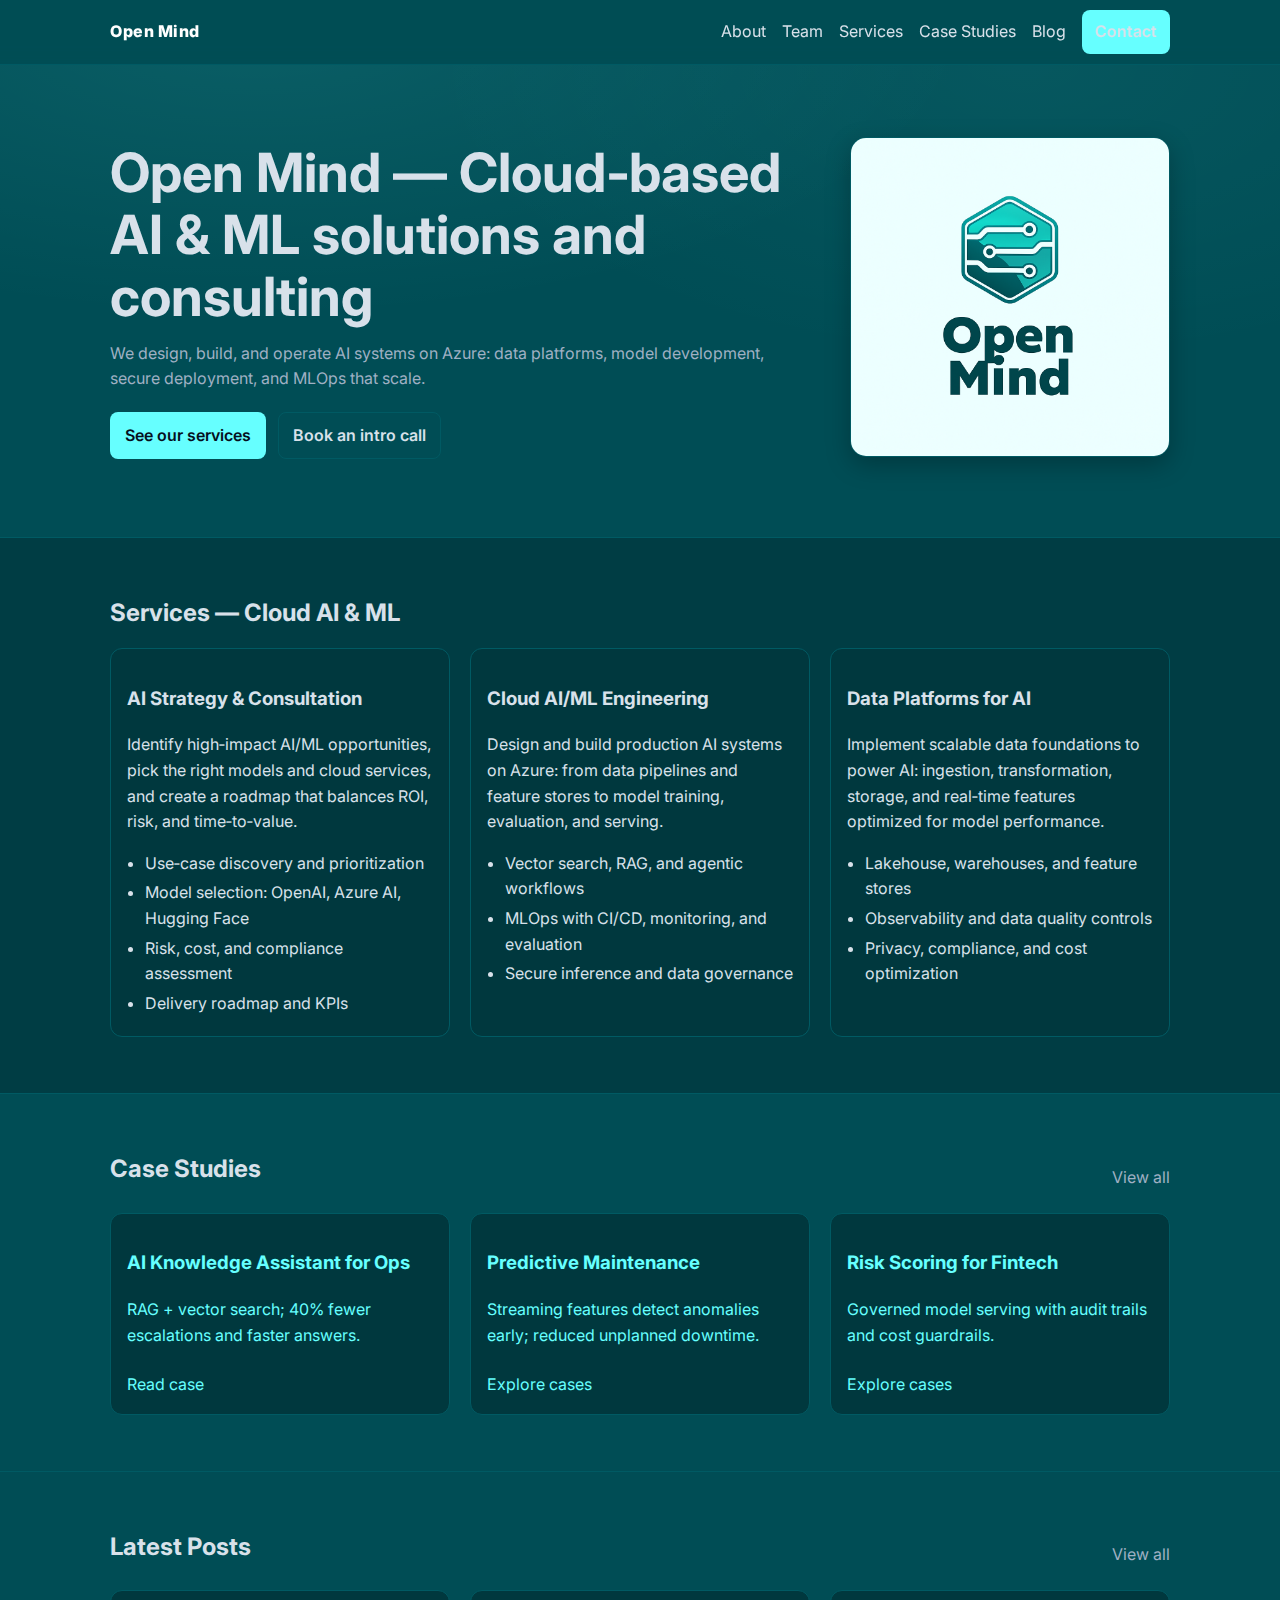
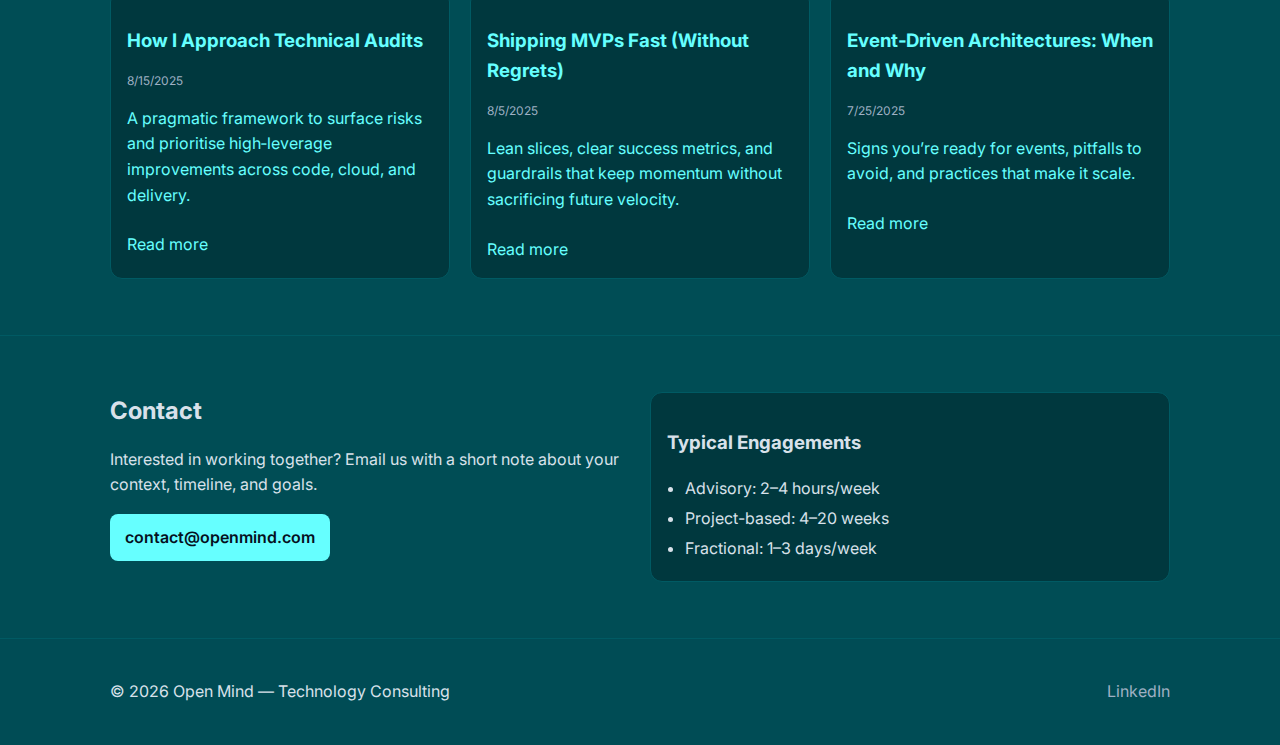
<file: index.html>
<!doctype html>
<html lang="en">
  <head>
    <meta charset="utf-8">
    <meta name="viewport" content="width=device-width, initial-scale=1">
    <title>Open Mind — Technology Consulting</title>
    <meta name="description" content="Open Mind company website: case studies, services, background, and products.">
    <link rel="preconnect" href="https://fonts.googleapis.com">
    <link rel="preconnect" href="https://fonts.gstatic.com" crossorigin>
    <link href="https://fonts.googleapis.com/css2?family=Inter:wght@300;400;500;600;700;800;900&display=swap" rel="stylesheet">
    <link rel="stylesheet" href="css/styles.css">
    <link rel="icon" href="images/logo.png" type="image/jpeg">
  </head>
  <body>
    <header class="site-header">
      <div class="container header-inner">
        <a class="logo" href="#home" aria-label="Home">Open Mind</a>
        <nav class="nav" id="primary-nav" aria-label="Primary">
          <button class="nav-toggle" aria-controls="primary-nav-list" aria-expanded="false" aria-label="Toggle navigation">
            <span class="nav-toggle-bar"></span>
            <span class="nav-toggle-bar"></span>
            <span class="nav-toggle-bar"></span>
          </button>
          <ul class="nav-list" id="primary-nav-list">
            <li><a href="#about">About</a></li>
            <li><a href="team/index.html">Team</a></li>
            <li><a href="#services">Services</a></li>
            <li><a href="#case-studies">Case Studies</a></li>
            <li><a href="blog/index.html">Blog</a></li>
            <li><a href="#contact" class="btn btn-sm">Contact</a></li>
          </ul>
        </nav>
      </div>
    </header>

    <main id="home">
      <section class="hero">
        <div class="container hero-inner">
          <div class="hero-text">
            <h1>Open Mind — Cloud‑based AI & ML solutions and consulting</h1>
            <p>We design, build, and operate AI systems on Azure: data platforms, model development, secure deployment, and MLOps that scale.</p>
            <div class="hero-cta">
              <a href="#services" class="btn">See our services</a>
              <a href="#contact" class="btn btn-secondary">Book an intro call</a>
            </div>
          </div>
          <div class="hero-photo" aria-hidden="false">
            <img src="images/logo.png" alt="Open Mind logo" width="320" height="320" loading="eager" />
          </div>
        </div>
      </section>

      

      <section id="services" class="section alt">
        <div class="container">
          <h2>Services — Cloud AI & ML</h2>
          <div class="grid three">
            <div class="service card">
              <h3>AI Strategy & Consultation</h3>
              <p>Identify high‑impact AI/ML opportunities, pick the right models and cloud services, and create a roadmap that balances ROI, risk, and time‑to‑value.</p>
              <ul class="bullets small">
                <li>Use‑case discovery and prioritization</li>
                <li>Model selection: OpenAI, Azure AI, Hugging Face</li>
                <li>Risk, cost, and compliance assessment</li>
                <li>Delivery roadmap and KPIs</li>
              </ul>
            </div>
            <div class="service card">
              <h3>Cloud AI/ML Engineering</h3>
              <p>Design and build production AI systems on Azure: from data pipelines and feature stores to model training, evaluation, and serving.</p>
              <ul class="bullets small">
                <li>Vector search, RAG, and agentic workflows</li>
                <li>MLOps with CI/CD, monitoring, and evaluation</li>
                <li>Secure inference and data governance</li>
              </ul>
            </div>
            <div class="service card">
              <h3>Data Platforms for AI</h3>
              <p>Implement scalable data foundations to power AI: ingestion, transformation, storage, and real‑time features optimized for model performance.</p>
              <ul class="bullets small">
                <li>Lakehouse, warehouses, and feature stores</li>
                <li>Observability and data quality controls</li>
                <li>Privacy, compliance, and cost optimization</li>
              </ul>
            </div>
          </div>
        </div>
      </section>

      <section id="case-studies" class="section">
        <div class="container">
          <div class="section-head">
            <h2>Case Studies</h2>
            <a class="link" href="case-studies/index.html">View all</a>
          </div>
          <div class="grid three">
            <a class="card link-card" href="case-studies/case-1.html">
              <h3>AI Knowledge Assistant for Ops</h3>
              <p>RAG + vector search; 40% fewer escalations and faster answers.</p>
              <span class="more">Read case</span>
            </a>
            <a class="card link-card" href="case-studies/index.html">
              <h3>Predictive Maintenance</h3>
              <p>Streaming features detect anomalies early; reduced unplanned downtime.</p>
              <span class="more">Explore cases</span>
            </a>
            <a class="card link-card" href="case-studies/index.html">
              <h3>Risk Scoring for Fintech</h3>
              <p>Governed model serving with audit trails and cost guardrails.</p>
              <span class="more">Explore cases</span>
            </a>
          </div>
        </div>
      </section>

      

      <section id="blog" class="section">
        <div class="container">
          <div class="section-head">
            <h2>Latest Posts</h2>
            <a class="link" href="blog/index.html">View all</a>
          </div>
          <div id="home-blog-list" class="grid three"></div>
        </div>
      </section>

      <section id="contact" class="section">
        <div class="container grid two">
          <div>
            <h2>Contact</h2>
            <p>Interested in working together? Email us with a short note about your context, timeline, and goals.</p>
            <a class="btn" href="mailto:contact@openmind.com?subject=Consulting%20Inquiry">contact@openmind.com</a>
          </div>
          <div>
            <div class="card">
              <h3>Typical Engagements</h3>
              <ul class="bullets small">
                <li>Advisory: 2–4 hours/week</li>
                <li>Project-based: 4–20 weeks</li>
                <li>Fractional: 1–3 days/week</li>
              </ul>
            </div>
          </div>
        </div>
      </section>
    </main>

    <footer class="site-footer">
      <div class="container footer-inner">
        <p>© <span id="year"></span> Open Mind — Technology Consulting</p>
        <div class="social">
          <a href="https://www.linkedin.com/in/djordje-nikolic-850a44197/" aria-label="LinkedIn">LinkedIn</a>
        </div>
      </div>
    </footer>
    <script id="posts-data" type="application/json">[
      {"slug":"how-i-approach-audits","title":"How I Approach Technical Audits","date":"2025-08-15","excerpt":"A pragmatic framework to surface risks and prioritise high‑leverage improvements across code, cloud, and delivery."},
      {"slug":"shipping-mvps-fast","title":"Shipping MVPs Fast (Without Regrets)","date":"2025-08-05","excerpt":"Lean slices, clear success metrics, and guardrails that keep momentum without sacrificing future velocity."},
      {"slug":"event-driven-architectures","title":"Event‑Driven Architectures: When and Why","date":"2025-07-25","excerpt":"Signs you’re ready for events, pitfalls to avoid, and practices that make it scale."},
      {"slug":"choosing-right-architecture","title":"Choosing the Right Architecture (Today)","date":"2025-07-15","excerpt":"A decision-first guide to monoliths, modular monoliths, and microservices with trade‑offs."},
      {"slug":"pragmatic-observability","title":"Pragmatic Observability for Small Teams","date":"2025-07-05","excerpt":"The minimum useful tracing, metrics, and alerts to reduce MTTR and build confidence."}
    ]</script>
    <script src="js/main.js"></script>
  </body>
  </html>
</file>
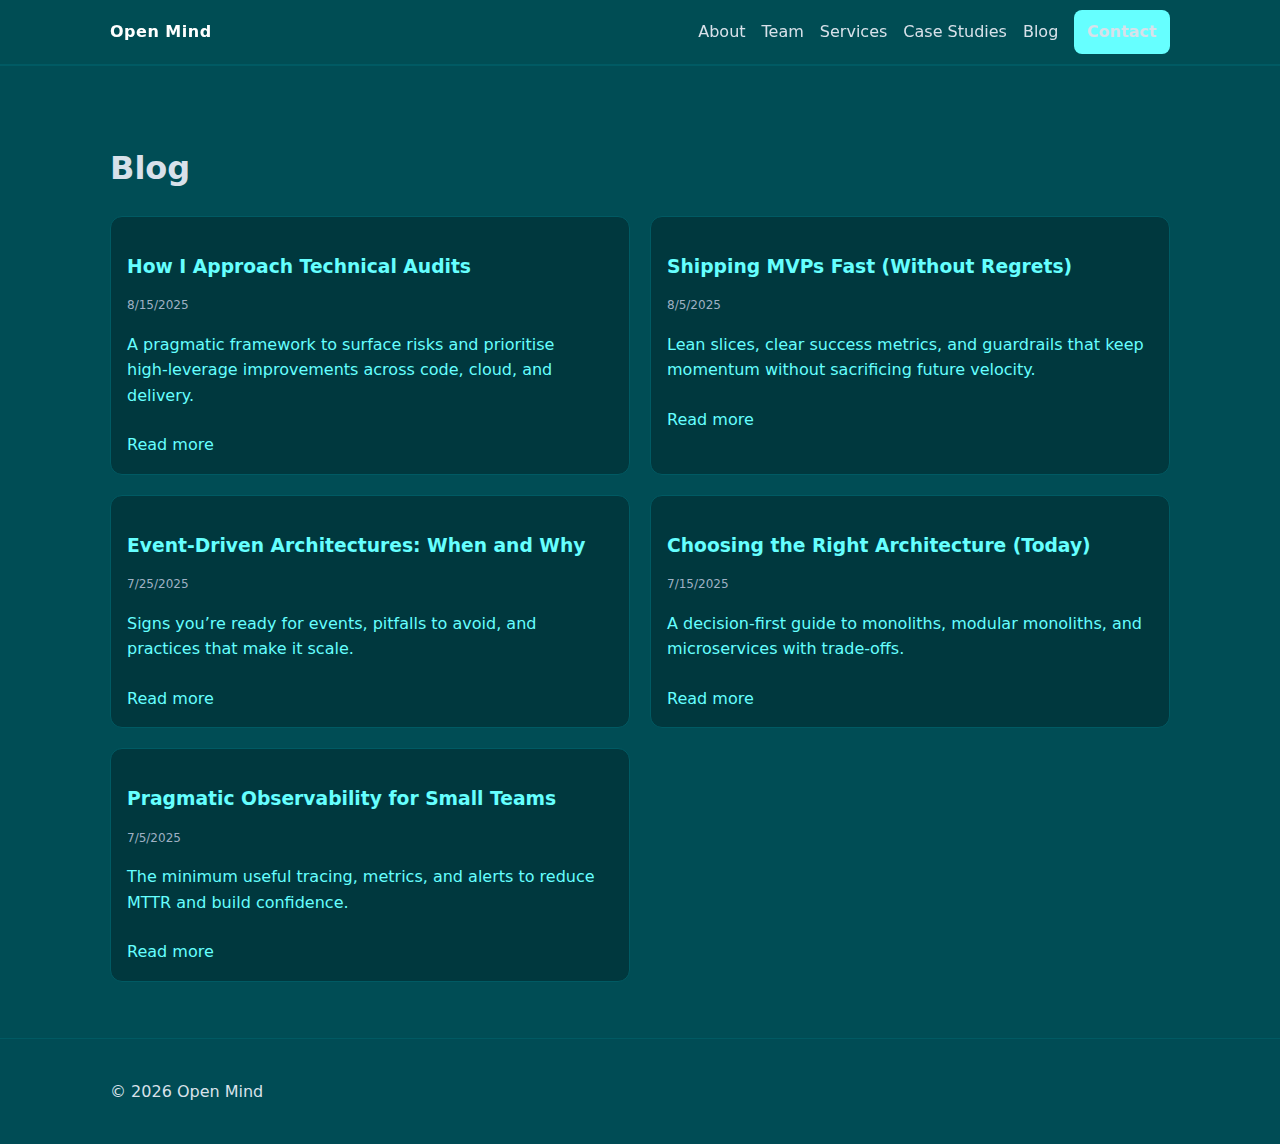
<file: blog/index.html>
<!doctype html>
<html lang="en">
  <head>
    <meta charset="utf-8">
    <meta name="viewport" content="width=device-width, initial-scale=1">
    <title>Blog — Open Mind</title>
    <link rel="stylesheet" href="../css/styles.css">
  </head>
  <body>
    <header class="site-header">
      <div class="container header-inner">
        <a class="logo" href="../index.html#home" aria-label="Home">Open Mind</a>
        <nav class="nav" id="primary-nav" aria-label="Primary">
          <button class="nav-toggle" aria-controls="primary-nav-list" aria-expanded="false" aria-label="Toggle navigation">
            <span class="nav-toggle-bar"></span>
            <span class="nav-toggle-bar"></span>
            <span class="nav-toggle-bar"></span>
          </button>
          <ul class="nav-list" id="primary-nav-list">
            <li><a href="../index.html#about">About</a></li>
            <li><a href="../team/index.html">Team</a></li>
            <li><a href="../index.html#services">Services</a></li>
            <li><a href="../index.html#case-studies">Case Studies</a></li>
            <li><a href="../blog/index.html">Blog</a></li>
            <li><a href="../index.html#contact" class="btn btn-sm">Contact</a></li>
          </ul>
        </nav>
      </div>
    </header>
    <main class="section">
      <div class="container">
        <h1>Blog</h1>
        <div id="blog-list" class="grid two"></div>
      </div>
    </main>
    <footer class="site-footer"><div class="container footer-inner"><p>© <span id="year"></span> Open Mind</p></div></footer>
    <script id="posts-data" type="application/json">[
      {"slug":"how-i-approach-audits","title":"How I Approach Technical Audits","date":"2025-08-15","excerpt":"A pragmatic framework to surface risks and prioritise high‑leverage improvements across code, cloud, and delivery."},
      {"slug":"shipping-mvps-fast","title":"Shipping MVPs Fast (Without Regrets)","date":"2025-08-05","excerpt":"Lean slices, clear success metrics, and guardrails that keep momentum without sacrificing future velocity."},
      {"slug":"event-driven-architectures","title":"Event‑Driven Architectures: When and Why","date":"2025-07-25","excerpt":"Signs you’re ready for events, pitfalls to avoid, and practices that make it scale."},
      {"slug":"choosing-right-architecture","title":"Choosing the Right Architecture (Today)","date":"2025-07-15","excerpt":"A decision-first guide to monoliths, modular monoliths, and microservices with trade‑offs."},
      {"slug":"pragmatic-observability","title":"Pragmatic Observability for Small Teams","date":"2025-07-05","excerpt":"The minimum useful tracing, metrics, and alerts to reduce MTTR and build confidence."}
    ]</script>
    <script src="../js/main.js"></script>
  </body>
  </html>
</file>
<file: css/styles.css>
:root{
  --bg:rgb(0,77,85);--bg-elev:rgb(0,61,68);--text:#d8e1ea;--muted:#9fb0c3;--accent:rgb(102,255,255);--accent-2:rgb(102,255,255);--card:rgb(0,56,62);--border:rgb(0,90,99);
}
*{box-sizing:border-box}
html,body{margin:0;padding:0}
body{
  font-family:Inter,system-ui,-apple-system,Segoe UI,Roboto,Arial,sans-serif;
  background:var(--bg);color:var(--text);line-height:1.6;
}
a{color:var(--accent);text-decoration:none}
a:hover{text-decoration:underline}
img{max-width:100%;height:auto}

.container{width:100%;max-width:1100px;margin:0 auto;padding:0 20px}

.site-header{position:sticky;top:0;z-index:10;background:rgba(0,77,85,.85);backdrop-filter:blur(8px);border-bottom:1px solid var(--border)}
.header-inner{display:flex;align-items:center;justify-content:space-between;height:64px}
.logo{font-weight:800;color:#fff;letter-spacing:.5px}
.logo img{height:28px;width:auto;display:block;border-radius:6px}
.nav-toggle{display:none;background:none;border:0;cursor:pointer;padding:8px;margin-right:-8px}
.nav-toggle-bar{display:block;width:22px;height:2px;background:#d8e1ea;margin:5px 0;border-radius:1px}
.nav-list{display:flex;gap:16px;list-style:none;margin:0;padding:0;align-items:center}
.nav-list a{color:var(--text)}
.btn{display:inline-block;background:var(--accent);color:#05101e;border-radius:8px;padding:10px 14px;font-weight:600;border:1px solid transparent}
.btn:hover{filter:brightness(1.05)}
.btn-secondary{background:transparent;border-color:var(--border);color:var(--text)}
.btn-sm{padding:8px 12px}
.btn .icon{display:inline-flex;vertical-align:middle;margin-right:8px}
.btn .icon svg{display:block}
.btn-alt{background:var(--accent-2);}
.btn-alt:hover{filter:brightness(1.05)}

.hero{padding:72px 0;background:radial-gradient(1200px 500px at 20% -10%,rgba(102,255,255,.10),transparent 60%),radial-gradient(1000px 500px at 80% 0,rgba(102,255,255,.06),transparent 60%)}
.hero-inner{display:grid;grid-template-columns:1fr;gap:24px;align-items:center}
.hero h1{font-size:42px;line-height:1.15;margin:0 0 12px}
.hero p{max-width:720px;color:var(--muted);margin:0 0 20px}
.hero-cta{display:flex;gap:12px;flex-wrap:wrap}

/* Hero photo styling */
.hero-photo{display:none}
.hero-photo img{border-radius:16px;border:1px solid var(--border);box-shadow:0 8px 24px rgba(0,0,0,.25);background:#0c1726;object-fit:cover}

.section{padding:56px 0;border-top:1px solid var(--border)}
.section.alt{background:var(--bg-elev)}
.section h2{margin:0 0 16px}

.grid{display:grid;gap:20px}
.grid.two{grid-template-columns:1fr}
.grid.three{grid-template-columns:1fr}

.card{background:var(--card);border:1px solid var(--border);border-radius:12px;padding:16px}
.link-card{display:block}
.link-card .more{display:inline-block;margin-top:8px;color:var(--accent-2)}

.bullets{padding-left:18px;margin:0}
.bullets.small li{margin-bottom:4px}
.checklist{list-style:none;padding:0;margin:0}
.checklist li{position:relative;padding-left:24px;margin:8px 0}
.checklist li:before{content:"";position:absolute;left:0;top:.5em;width:14px;height:14px;border-radius:50%;background:conic-gradient(var(--accent-2) 0 75%,transparent 75% 100%);border:2px solid var(--border)}

/* Timeline list for CV */
.timeline{list-style:none;margin:0;padding:0 0 0 18px;position:relative}
.timeline:before{content:"";position:absolute;left:8px;top:0;bottom:0;width:2px;background:linear-gradient(var(--border),transparent 10%, var(--border) 20%, transparent 30%, var(--border) 40%, transparent 50%, var(--border) 60%, transparent 70%, var(--border) 80%, transparent 90%) ;opacity:.6}
.timeline li{position:relative;margin:14px 0;padding-left:14px}
.timeline li:before{content:"";position:absolute;left:-2px;top:.6em;width:10px;height:10px;border-radius:50%;background:var(--accent);box-shadow:0 0 0 3px rgba(102,255,255,.15)}
.timeline .meta{color:var(--muted);font-size:14px;margin:2px 0 6px}

.section-head{display:flex;align-items:center;justify-content:space-between;margin-bottom:8px}
.link{color:var(--muted)}
.post-meta{color:var(--muted);font-size:12px;margin:-4px 0 8px}

/* Prose content for blog posts */
.prose{font-size:16px}
.prose h2{margin:20px 0 8px}
.prose h3{margin:16px 0 6px}
.prose p{margin:12px 0}
.prose ul{margin:12px 0;padding-left:20px}
.prose blockquote{margin:12px 0;padding:8px 12px;border-left:3px solid var(--accent);background:rgba(102,255,255,.08);border-radius:6px}
.prose img, .prose video{max-width:100%;height:auto;border-radius:10px;border:1px solid var(--border);display:block;margin:10px 0}
.prose figure{margin:0}
.prose figcaption{color:var(--muted);font-size:12px;margin-top:4px}

/* Code styling */
code{font-family:ui-monospace,SFMono-Regular,Menlo,Monaco,Consolas,"Liberation Mono","Courier New",monospace}
.prose code{background:#0c1726;border:1px solid var(--border);padding:2px 6px;border-radius:6px;color:#cfe7ff}
.prose pre{background:#0c1726;border:1px solid var(--border);border-radius:10px;padding:12px;overflow:auto}
.prose pre code{background:transparent;border:0;padding:0;color:#e6f0ff;display:block;white-space:pre}

.site-footer{border-top:1px solid var(--border);padding:24px 0;background:rgba(0,77,85,.6)}
.footer-inner{display:flex;gap:12px;align-items:center;justify-content:space-between;flex-wrap:wrap}
.social a{color:var(--muted);margin-left:12px}

@media(min-width:720px){
  .grid.two{grid-template-columns:1fr 1fr}
  .grid.three{grid-template-columns:repeat(3,1fr)}
  .hero h1{font-size:54px}
  .hero-inner{grid-template-columns:1.3fr .7fr}
  .hero-photo{display:block;justify-self:end}
}

@media(max-width:719px){
  .nav-toggle{display:block}
  .nav-list{position:absolute;right:20px;top:64px;flex-direction:column;background:var(--bg-elev);border:1px solid var(--border);border-radius:12px;padding:12px;display:none}
  .nav-list.open{display:flex}
}

/* Team Section */
.team-section {
  background: radial-gradient(circle at top left, rgba(102,255,255,0.1), transparent 60%),
              radial-gradient(circle at bottom right, rgba(102,255,255,0.06), transparent 70%);
  text-align: center;
}

.section-title {
  font-size: 36px;
  margin-bottom: 8px;
}

.section-subtitle {
  color: var(--muted);
  margin-bottom: 40px;
}

.grid.four {
  display: grid;
  grid-template-columns: repeat(auto-fit, minmax(250px, 1fr));
  gap: 28px;
}

.team-card {
  background: var(--card);
  border: 1px solid var(--border);
  border-radius: 16px;
  padding: 24px;
  text-align: center;
  transition: transform 0.25s ease, box-shadow 0.25s ease;
}

.team-card:hover {
  transform: translateY(-6px);
  box-shadow: 0 10px 24px rgba(0,0,0,0.35);
  border-color: var(--accent);
}

.avatar {
  width: 120px;
  height: 120px;
  margin: 0 auto 16px;
  border-radius: 50%;
  overflow: hidden;
  border: 3px solid var(--accent);
  box-shadow: 0 4px 12px rgba(0,0,0,0.25);
}

.avatar img {
  width: 100%;
  height: 100%;
  object-fit: cover;
}

.team-card h3 {
  margin: 12px 0 4px;
}

.role {
  color: var(--accent);
  font-weight: 600;
  margin-bottom: 12px;
}
</file>
